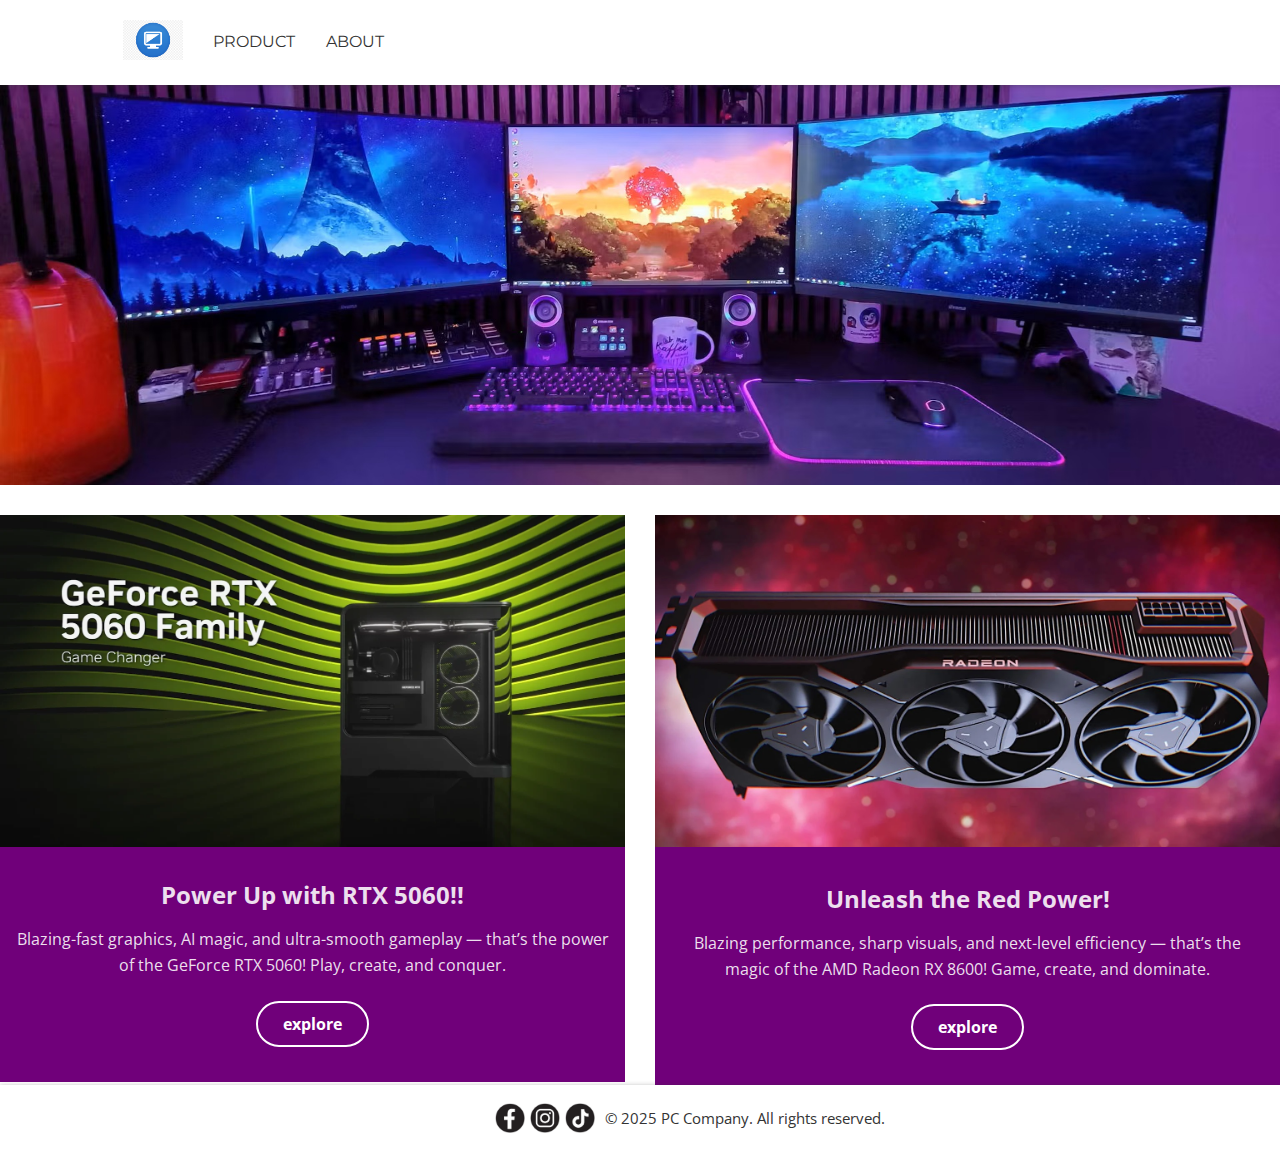
<file: index.html>
<!DOCTYPE html>
<html lang="en">
<head>
  <meta charset="UTF-8" />
  <meta name="viewport" content="width=device-width, initial-scale=1.0"/>
  <title>Home | PC Company</title>
  <link rel="stylesheet" href="index.css" />
  <link href="https://fonts.googleapis.com/css2?family=Montserrat:wght@700&family=Open+Sans&display=swap" rel="stylesheet">
</head>
<body>
  <header>
  <div class="header-container">
  <a href="index.html" class="logo">
    <img src="images/pc logo.png" alt="Logo" width="60">
  </a>

  <nav id="navbar">
  <div class="nav-left">
    <a href="services.html">PRODUCT</a>
    <a href="about.html">ABOUT</a>
  </div>
</nav>
  </header>

  <section class="hero">
    <img src="images/cover.jpg" alt="cover" width="100%">
  </section>

  <section class="smallphotos">
    <div class="column">
        <div class="image-container">
            <img src="images/rtx5060.jpg" alt="Small Cover">
            <div class="textbelow">
                <h1>Power Up with RTX 5060!!</h1>
                <p>Blazing-fast graphics, AI magic, and ultra-smooth gameplay — that’s the power of the GeForce RTX 5060! Play, create, and conquer.</p><br>
                <a href="services.html" class="button1">Explore</a>
            </div>
        </div>
    </div>
    <div class="column">
        <div class="image-container">
            <img src="images/rx8600 .jpg" alt="Small Cover">
            <div class="textbelow">
                <h2>Unleash the Red Power!</h2>
                <p>Blazing performance, sharp visuals, and next-level efficiency — that’s the magic of the AMD Radeon RX 8600! Game, create, and dominate.</p><br>
                <a href="services.html" class="button1">Explore</a>
            </div>
        </div>
    </div>
</section>

<footer>
        <div class="footer-content">
        <div class="social-links">
    <img src="images/facebook-icon.png" alt="Facebook" width="30px">
  </a>
    <img src="images/instagram-icon.png" alt="Instagram" width="30px">
  </a>
    <img src="images/tiktok-icon.png" alt="TikTok" width="30px">
  </a>
</div>

<div class="footer">
        <p>© 2025 PC Company. All rights reserved.</p>
        </div>
        </div>
  </footer>

  <script>
  const toggle = document.getElementById('menuToggle');
  const nav = document.getElementById('navbar');

  toggle.addEventListener('click', () => {
    nav.classList.toggle('show');
  });

</script>

</body>
</html>
</file>
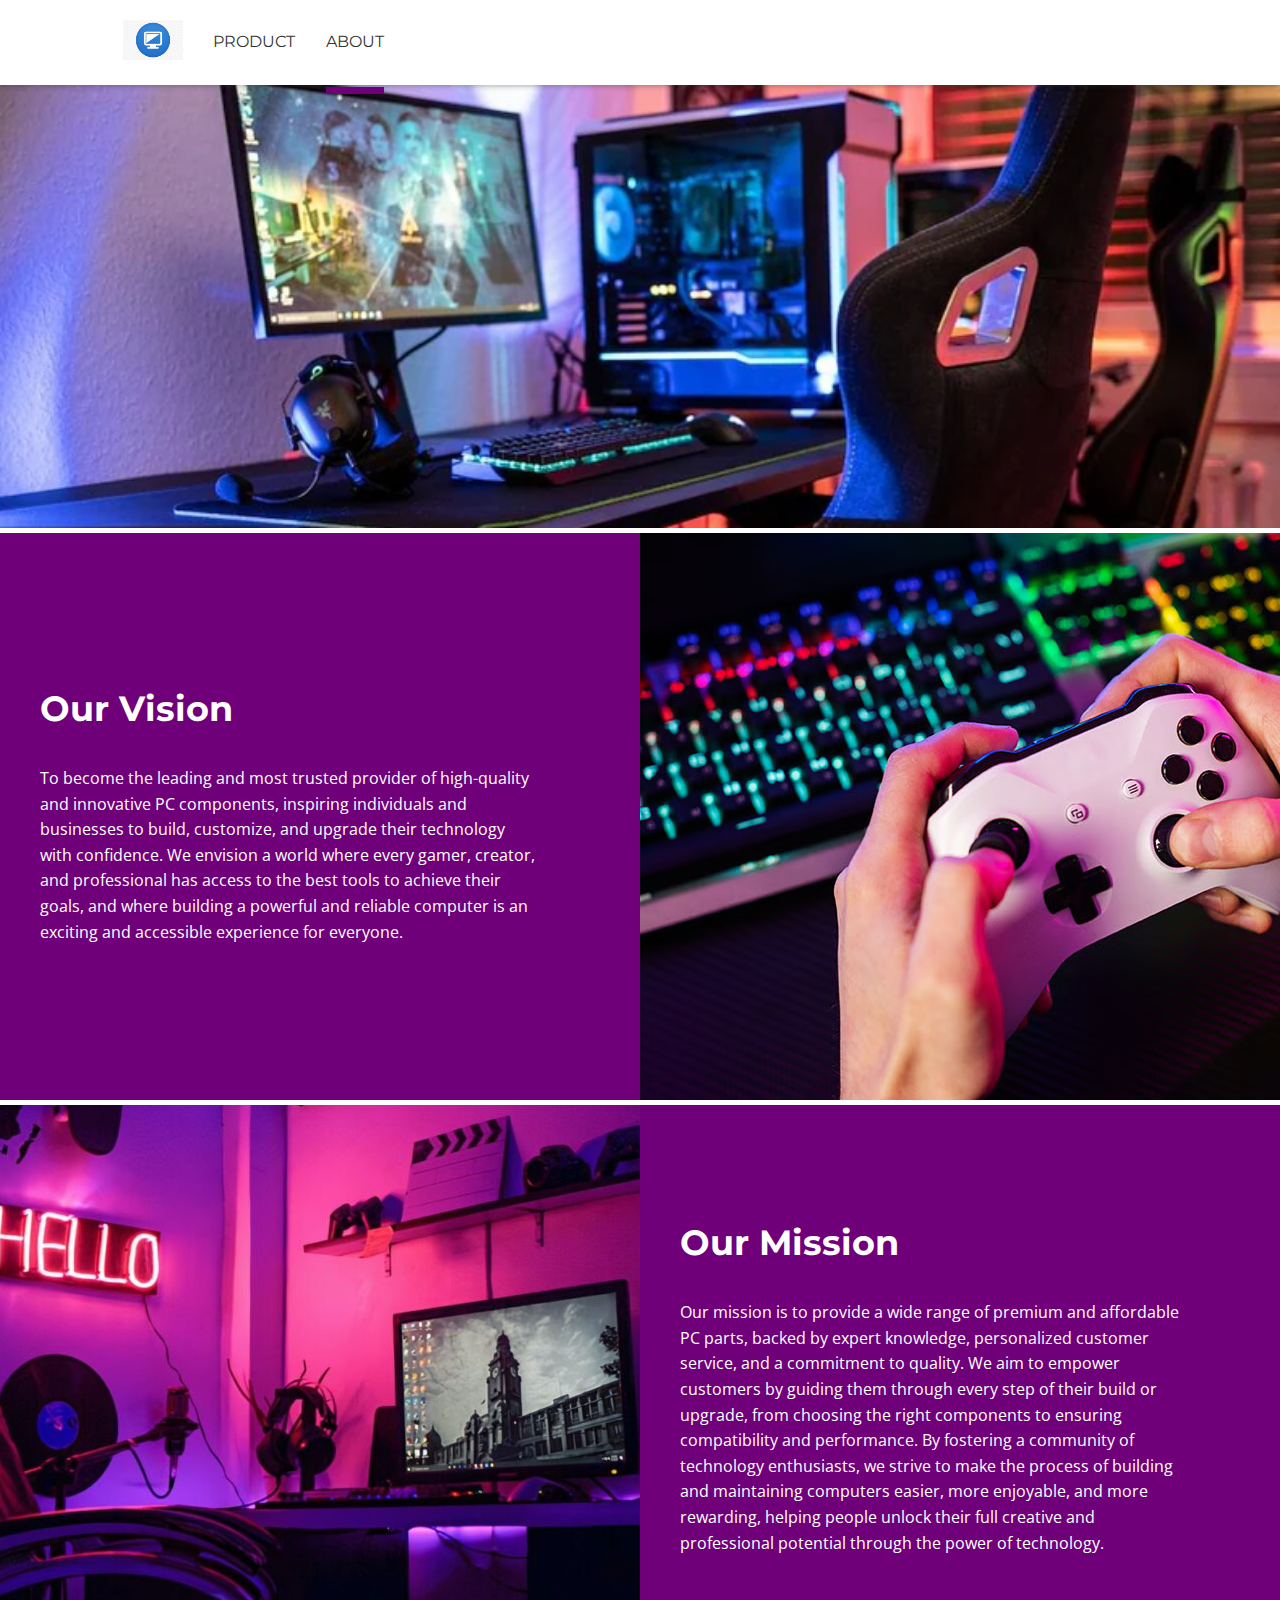
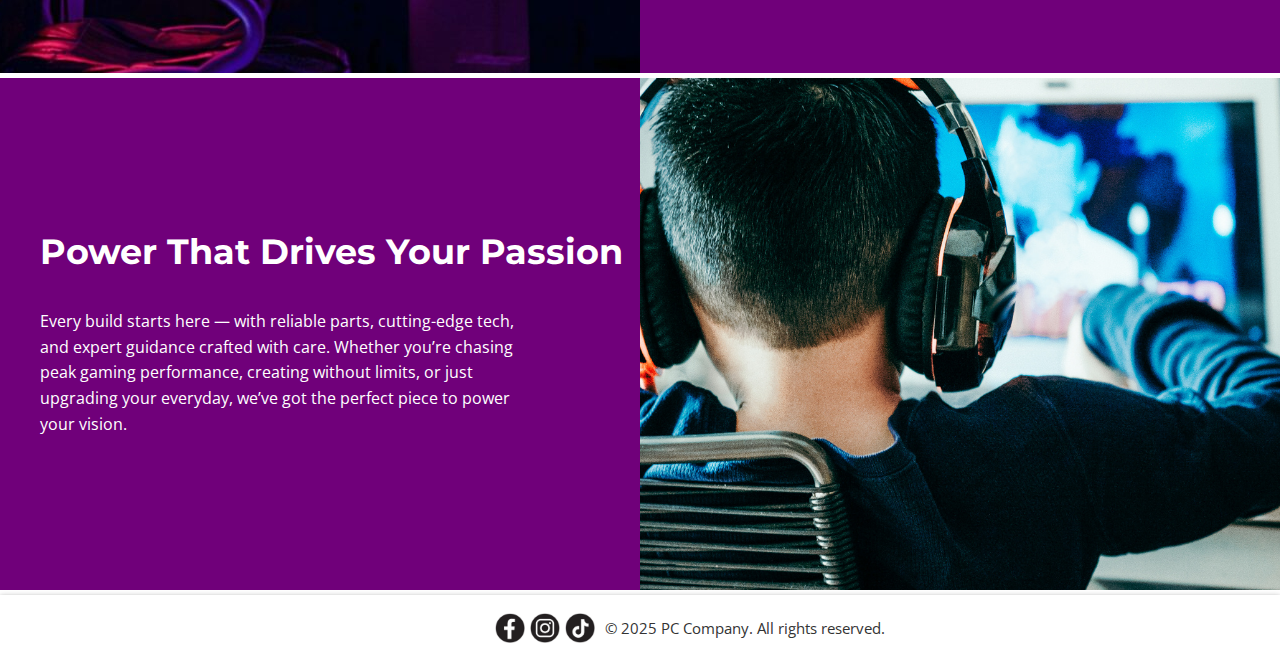
<file: about.html>
<!DOCTYPE html>
<html lang="en">
<head>
  <meta charset="UTF-8" />
  <meta name="viewport" content="width=device-width, initial-scale=1.0"/>
  <title>About | PC Company</title>
  <link rel="stylesheet" href="about.css" />
  <link href="https://fonts.googleapis.com/css2?family=Montserrat:wght@700&family=Open+Sans&display=swap" rel="stylesheet">
  <link rel="stylesheet" href="https://cdnjs.cloudflare.com/ajax/libs/font-awesome/6.0.0-beta3/css/all.min.css">
</head>
<body>
  <header>
    <div class="header-container">
      <a href="index.html" class="logo">
        <img src="images/pc logo.png" alt="Logo" width="60">
      </a>

      <nav id="navbar">
        <div class="nav-left">
          <a href="services.html">PRODUCT</a>
          <a href="about.html" class="currentpage">ABOUT</a>
        </div>
      </nav>
    </div>
    <style>
      a.currentpage {
          text-decoration: underline;
          text-decoration-thickness: 7px;
          text-underline-offset: 40px;
          text-decoration-color: #70007a;
      }

      @media screen and (max-width: 768px) {
        a.currentpage {
          text-underline-offset: 3px !important;
          text-decoration-thickness: 2px !important;
        }
      }
    </style>
  </header>

  <section class="hero">
    <img src="images/about cover.png" alt="PC Cover" width="100%">
  </section>

  <section class="action-section">
    <div class="action-block text-content">
      <h2>Our Vision</h2>
      <p>To become the leading and most trusted provider of high-quality and innovative PC components, inspiring individuals and businesses to build, customize, and upgrade their technology with confidence. We envision a world where every gamer, creator, and professional has access to the best tools to achieve their goals, and where building a powerful and reliable computer is an exciting and accessible experience for everyone.</p>
    </div>
    <div class="action-block image-content">
      <img src="images/vision.png" alt="Vision" class="section-image">
    </div>
  </section>

  <section class="action-section reverse-order">
    <div class="action-block text-content">
      <h2>Our Mission</h2>
      <p>Our mission is to provide a wide range of premium and affordable PC parts, backed by expert knowledge, personalized customer service, and a commitment to quality. We aim to empower customers by guiding them through every step of their build or upgrade, from choosing the right components to ensuring compatibility and performance. By fostering a community of technology enthusiasts, we strive to make the process of building and maintaining computers easier, more enjoyable, and more rewarding, helping people unlock their full creative and professional potential through the power of technology.</p>
    </div>
    <div class="action-block image-content">
      <img src="images/mission.png" alt="Mission" class="section-image">
    </div>
  </section>

  <section class="action-section">
    <div class="action-block text-content">
      <h2>Power That Drives Your Passion</h2>
      <p>Every build starts here — with reliable parts, cutting-edge tech, and expert guidance crafted with care. Whether you’re chasing peak gaming performance, creating without limits, or just upgrading your everyday, we’ve got the perfect piece to power your vision.</p>
    </div>
    <div class="action-block image-content">
      <img src="images/value.png" alt="Values" class="section-image">
    </div>
  </section>

  <footer>
    <div class="footer-content">
      <div class="social-links">
          <img src="images/facebook-icon.png" alt="Facebook" width="30px">
        </a>
          <img src="images/instagram-icon.png" alt="Instagram" width="30px">
        </a>
          <img src="images/tiktok-icon.png" alt="TikTok" width="30px">
        </a>
      </div>
      <div class="footer">
        <p>© 2025 PC Company. All rights reserved.</p>
      </div>
    </div>
  </footer>

  <script>
    const toggle = document.getElementById('menuToggle');
    const nav = document.getElementById('navbar');

    toggle.addEventListener('click', () => {
      nav.classList.toggle('show');
    });

  </script>
</body>
</html>
</file>
<file: index.css>
:root {
    --primary-color: #f2dad9;
    --accent-color: #006241;
    --background-color:   #ffffff;
    --text-color: rgb(51, 51, 51);
    --heading-font: 'Montserrat', sans-serif;
    --body-font: 'Open Sans', sans-serif;
}

body {
    background-color: var(--background-color);
    color: var(--text-color);
    font-family: var(--body-font);
    margin: 0;
    padding: 0;
  }
  
  .header-container {
  font-family: var(--heading-font);
  display: flex;
  align-items: center;
  padding: 20px 110px 20px 110px;
  border-bottom: 1px solid white;
  box-shadow: 0px 1px 5px 0px rgba(51, 51, 51, 0.4);
  position: relative;
  flex-wrap: wrap;
  justify-content: space-between;
}

.logo img {
  max-height: 60px;
  padding-left: 13px;
}

#navbar {
  display: flex;
  flex-grow: 1;
  justify-content: space-between;
  align-items: center;
}

.nav-left,
.nav-right {
  display: flex;
  gap: 18px;
}

.nav-left {
  display: flex;
  gap: 18px;
  flex-grow: 1;
  margin-left: 17px;
}

.nav-left a,
.nav-right a {
  color: var(--text-color);
  margin-left: 13px;
  text-decoration: none;
  vertical-align: middle;
}

.nav-left a:hover,
.nav-right a:hover {
  color: var(--accent-color);
}

.nav-right {
  display: flex;
  justify-content: flex-end;
}

.menu-toggle {
  display: none;
  font-size: 28px;
  background: none;
  border: none;
  cursor: pointer;
  margin-left: auto;
}

  @media screen and (max-width: 768px) {
  .header-container {
    flex-wrap: wrap;
    padding: 15px 20px;
  }

  .menu-toggle {
    display: block;
    font-size: 28px;
    margin-left: auto;
  }

  #navbar {
    display: none;
    flex-direction: column;
    width: 100%;
    background-color: white;
    padding: 10px 20px;
    box-shadow: 0 4px 6px rgba(0, 0, 0, 0.1);
    border-radius: 8px;
    margin-top: 10px;
  }

  #navbar.show {
    display: flex;
  }

  .nav-left,
  .nav-right {
    display: flex;
    flex-direction: column;
    width: 100%;
  }

  .nav-left a {
    font-size: 16px;
    font-weight: 600;
    padding: 8px 0;
    text-align: left;
    border-bottom: 1px solid #eee;
    width: 100%;
  }

  .nav-right a {
    font-size: 16px;
    font-weight: 600;
    padding: 25px 0px 0px 10px;
    text-align: left;
    border-bottom: 1px solid #eee;
    width: 100%;
  }

  .nav-right a:last-child {
    border-bottom: none;
  }

  .modal-main-image {
    width: 100px;
    height: auto;
    border-radius: 8px;
    object-fit: cover;
    flex-shrink: 0;
  }
}

  .smallphotos {
    display: flex;
    justify-content: center;
    align-items: flex-start;
    gap: 30px;
    padding: 25px 0 0 0;
    margin: 0 auto;
    max-width: 1600px;
    position: static;
    z-index: 999;
  }

  .column {
    flex: 1;
    display: flex;
    flex-direction: column;
    align-items: center;
  }

  .image-container {
    width: 100%;
    display: flex;
    flex-direction: column;
    align-items: stretch;
    max-width: 1000px;
  }

  .column img {
    display: block;
    width: 100%;
    height: auto;
    margin-bottom: 0;
  }

  .textbelow {
    background-color: #70007a;
    color: rgba(255, 255, 255, 0.88);
    padding: 15px;
    text-align: center;
    width: 100%;
    box-sizing: border-box;
    min-height: 200px;
  }

  .textbelow h1 {
    font-size: 1.5em;
    margin-top: 10;
    margin-bottom: 5px;
  }

  .textbelow h2 {
    font-size: 1.5em;
    margin-top: 10;
    margin-bottom: 5px;
  }

  .textbelow p {
    line-height: 1.6;
    margin-bottom: 0;
  }

  .end p {
    padding: 50px;
    font-size: 25px;
  }
  
  footer {
    display: flex;
    box-shadow: 0px 1px 5px 0px rgba(51, 51, 51, 0.4);
    border-bottom: 7px solid white;
    border-top: 8px solid white;
    font-size: 15px;
    position: relative;
    bottom: 0;
    background-color: white;
    width: 100%;
    justify-content: center;
  }
  
  .footer-content {
    align-items: center;
    display: flex
  }

  .footer p {
    padding-left: 10px;
  }

  .social-links {
    display: flex;
    gap: 5px;
    padding-left: 100px
  }

  .social-icon {
    display: inline-block;
    width: 40px;
    text-align: center;
    transition: transform 0.2s ease-in-out;
  }

  .social-icon:hover {
    transform: translateY(-4px);
  }

  .button1 {
    display: inline-block;
    background-color: transparent;
    color: white;
    border: 2px solid white;
    padding: 10px 25px;
    font-size: 16px;
    font-weight: bold;
    border-radius: 50px;
    cursor: pointer;
    text-transform: lowercase;
    text-decoration: none;
    transition: background-color 0.3s ease, color 0.3s ease;
    margin-bottom: 20px;
  }

  .button1:hover {
    background-color: white;
    color: #1e3932;
  }

  .menu-heading {
    text-align: center;
    font-size: 15px;
    font-family: var(--heading-font);
  }

  .content {
    text-align: justify;
    margin-left: 50px;
    margin-right: 50px;
    border-radius: 8px;
    box-shadow: 0 2px 5px rgba(0, 0, 0, 0.1);
    padding: 30px;
    margin: 100px;
    background-color: var(--primary-color);
    font-family: var(--heading-font);
    height: 480px;
    color: rgba(0, 0, 0, 0.705)
  }

  .signup-container {
  background-color: #fff;
  padding: 30px;
  border-radius: 8px;
  box-shadow: 0 2px 5px rgba(0, 0, 0, 0.1);
  width: 90%;
  max-width: 600px;
  margin: 30px auto;
  height: auto;
}

  .signup-container h2 {
    text-align: center;
    color: #333;
    margin-bottom: 25px;
  }

  .form-group {
    margin-bottom: 20px;
  }

  .form-group label {
    display: block;
    margin-bottom: 5px;
    color: #555;
    font-weight: bold;
  }

  .form-group input[type="email"],
  .form-group input[type="password"],
  .form-group input[type="text"] {
    width: calc(100% - 22px);
    padding: 10px;
    border: 1px solid #ccc;
    border-radius: 4px;
    font-size: 16px;
    box-sizing: border-box;
  }

  .submit-button {
    background-color: #006241;
    color: white;
    padding: 12px 20px;
    border: none;
    border-radius: 5px;
    cursor: pointer;
    font-size: 18px;
    width: 100%;
    transition: background-color 0.3s ease;
  }

  .submit-button:hover {
    background-color: #015338;
  }

  .login-link {
    text-align: center;
    margin-top: 20px;
    font-size: 0.9em;
  }

  .login-link a {
    color: #007bff;
    text-decoration: none;
  }

  .login-link a:hover {
    text-decoration: underline;
  }

  .menu-container {
    padding: 20px;
    text-align: center;
}

.menu-heading {
    font-size: 2.5em;
    color: #333;
    margin-bottom: 30px;
    margin-top: 40px;
}

.product-grid {
    display: grid;
    grid-template-columns: repeat(4, 1fr);
    gap: 40px;
    justify-items: center;
    max-width: 1200px;
    margin: 0 auto;
    padding: 20px;
}

@media screen and (max-width: 1024px) {
  .product-grid {
    grid-template-columns: repeat(3, 1fr);
  }

  .textbelow h1, .textbelow h2 {
    font-size: 20px;
  }

  .textbelow p {
    font-size: 14px;
  }

  .button1 {
    font-size: 14px;
  }

  .end p {
    font-size: 20px;
  }

  footer {
    padding-top: 20px;
  }

  .footer-content {
    flex-direction: column;
    align-items: center;
    gap: 15px;
  }

  .social-links {
    justify-content: center;
    padding-left: 0;
    flex-wrap: wrap;
    gap: 15px;
    padding-right: 10px;
  }

  .footer p {
    padding-left: 0;
    padding-right: 10px;
  }

  .signup-container {
    margin: 40px auto;
    width: 80%;
    height: auto;
    padding: 20px;
  }

  #checkoutForm input {
    font-size: 16px;
  }

  #confirmationContent {
    width: 95%;
  }
}

@media screen and (max-width: 600px) {
  .product-grid {
    grid-template-columns: repeat(2, 1fr);
  }

  .product-item {
    max-width: 100%;
  }

  footer {
    padding-top: 20px;
  }

  .footer-content {
    flex-direction: column;
    align-items: center;
    gap: 15px;
  }

  .social-links {
    justify-content: center;
    padding-left: 0;
    flex-wrap: wrap;
    gap: 15px;
    padding-right: 10px;
  }

  .footer p {
    padding-left: 0;
    padding-right: 10px;
  }

   .signup-container {
    margin: 30px auto;
    padding: 20px;
    max-width: 95%;
  }

  .submit-button,
  .close-confirmation {
    font-size: 16px;
    padding: 12px;
  }

  #confirmationContent h2 {
    font-size: 20px;
  }

  #confirmationContent p,
  #confirmationContent ul {
    font-size: 16px;
  }
}

.product-item {
    display: flex;
    flex-direction: column;
    align-items: center;
    text-align: center;
    width: 100%;
    max-width: 200px;
    cursor: pointer;
    transition: transform 0.2s ease-in-out;
    padding: 10px;
}

.product-image-container:hover img {
    transform: scale(1.1);
}

.product-image-container {
    width: 140px;
    height: 140px;
    border-radius: 50%;
    overflow: hidden;
    display: flex;
    justify-content: center;
    align-items: center;
    background-color: #37005c;
}


.product-image-container img {
    width: 100%;
    height: 100%;
    object-fit: cover;
    transition: transform 0.3s ease-in-out;
}

.product-name {
    margin-top: 10px;
    font-family: sans-serif;
    font-size: 1.1em;
    font-weight: bold;
    color: #333;
}

.modal {
    display: none;
    position: fixed;
    z-index: 1000;
    left: 0;
    top: 0;
    width: 100%;
    height: 100%;
    overflow: auto;
    background-color: rgba(0,0,0,0.4);
    align-items: center;
    justify-content: center;
}

.modal-content {
    background-color: #fefefe;
    padding: 30px;
    border-radius: 10px;
    position: relative;
    width: 80%;
    max-width: 700px;
    box-shadow: 0 4px 8px 0 rgba(0,0,0,0.2), 0 6px 20px 0 rgba(0,0,0,0.19);
    animation-name: animatetop;
    animation-duration: 0.4s;
    display: flex;
    flex-direction: column;
    align-items: stretch;
}

@keyframes animatetop {
    from {top: -300px; opacity: 0}
    to {top: 0; opacity: 1}
}

.close-button {
    color: #aaa;
    position: absolute;
    top: 15px;
    right: 20px;
    font-size: 28px;
    font-weight: bold;
    cursor: pointer;
    z-index: 2;
}

.close-button:hover,
.close-button:focus {
    color: black;
    text-decoration: none;
    cursor: pointer;
}

.modal-body {
    display: flex;
    gap: 20px;
    align-items: flex-start;
    padding-top: 10px;
}

.modal-main-image {
    max-width: 250px;
    height: auto;
    border-radius: 8px;
    object-fit: cover;
    flex-shrink: 0;
}

.modal-text {
    flex-grow: 1;
    text-align: left;
}

#modalTitle {
    font-size: 2em;
    margin-bottom: 10px;
    color: #002e0a;
    line-height: 1.2;
}

#modalDescription {
    font-size: 1.1em;
    line-height: 1.6;
    color: #666;
}

.modal-price {
    font-size: 1.4em;
    font-weight: bold;
    color: #2e6040;
    margin-top: 10px;
    margin-bottom: 15px;
}

.add-to-cart-button {
    background-color: #244a32;
    color: #ffffff;
    padding: 12px 25px;
    border: none;
    border-radius: 5px;
    font-size: 1.1em;
    font-weight: bold;
    cursor: pointer;
    transition: background-color 0.3s ease, transform 0.2s ease;
    margin-top: 20px;
    display: inline-block;
}

.add-to-cart-button:hover {
    background-color: #002e0a;
    transform: translateY(-2px);
}

.add-to-cart-button:active {
    transform: translateY(0);
}

.cart-notification {
    display: none;
    position: fixed;
    bottom: 20px;
    right: 20px;
    width: 480px;
    max-height: 80vh;
    background-color: #ffffff;
    border-radius: 10px;
    box-shadow: 0 4px 15px rgba(0,0,0,0.2);
    z-index: 999;
    display: flex;
    flex-direction: column;
    overflow: hidden;
    transition: transform 0.3s ease-out;
    transform: translateX(600px);
}

.cart-notification.show {
    transform: translateX(0);
}

.cart-header {
    display: flex;
    justify-content: space-between;
    align-items: center;
    padding: 15px 20px;
    border-bottom: 1px solid #eee;
    background-color: #f8f8f8;
}

.cart-header h3 {
    margin: 0;
    font-size: 1.2em;
    color: #333;
}

.cart-header-actions {
    display: flex;
    gap: 15px;
}

.cart-minimize-button,
.cart-close-button {
    font-size: 1.2em;
    color: #888;
    cursor: pointer;
    transition: color 0.2s ease;
}

.cart-minimize-button:hover,
.cart-close-button:hover {
    color: #333;
}

.cart-notification.minimized {
    max-height: 60px;
    width: 200px;
    overflow: hidden;
    padding: 0;
}

.cart-notification.minimized .cart-items,
.cart-notification.minimized .cart-total {
    display: none;
}

.cart-items {
    flex-grow: 1;
    padding: 15px 20px;
    overflow-y: auto;
}

.cart-item {
    display: flex;
    align-items: center;
    margin-bottom: 15px;
    padding-bottom: 15px;
    border-bottom: 1px dashed #eee;
}

.cart-item:last-child {
    border-bottom: none;
    margin-bottom: 0;
    padding-bottom: 0;
}

.cart-item-info {
    flex-grow: 1;
}

.cart-item-name {
    font-weight: bold;
    color: #333;
    font-size: 1.1em;
}

.cart-item-price {
    color: #666;
    font-size: 0.95em;
}

.cart-item-addons-toggle {
    background: none;
    border: none;
    color: #2e6040;
    cursor: pointer;
    font-size: 0.9em;
    margin-top: 5px;
    text-align: left;
    padding: 0;
    transition: text-decoration 0.2s ease;
}

.cart-item-addons-toggle:hover {
    text-decoration: underline;
}

.cart-addons-section {
    margin-top: 10px;
    padding: 10px;
    background-color: #f9f9f9;
    border-radius: 5px;
    max-height: 0;
    overflow: hidden;
    transition: max-height 0.3s ease-out, padding 0.3s ease-out;
}

.cart-addons-section.show {
    max-height: 200px;
    padding: 10px;
}

.cart-addon-option {
    display: flex;
    align-items: center;
    margin-bottom: 5px;
    font-size: 0.9em;
    color: #555;
    gap: 8px;
}

.cart-addon-option input[type="checkbox"] {
    flex-shrink: 0;
    margin-right: 0;
    cursor: pointer;
}

.addon-label-text {
    flex-grow: 1;
    flex-shrink: 1;
    white-space: normal;
    min-width: 0;
}

.cart-item-remove {
    margin-left: 15px;
    cursor: pointer;
    color: #ef4444;
    font-size: 1.1em;
    transition: transform 0.2s ease;
    flex-shrink: 0;
}

.cart-item-remove:hover {
    transform: scale(1.1);
}

.cart-total {
    padding: 15px 20px;
    border-top: 1px solid #eee;
    text-align: right;
    font-size: 1.3em;
    font-weight: bold;
    background-color: #f8f8f8;
    color: #2e6040;
}

.checkout-button {
    background-color: #2e6040;
    color: #fff;
    border: none;
    padding: 10px 20px;
    font-size: 16px;
    cursor: pointer;
    margin-left: 10px;
}

.checkout-button:hover {
    background-color: #002e0a;
}

.modal[style*="display: none"] {
    display: none !important;
}

.menu-container {
  background-color: #f2dad9;
}

#checkoutForm {
      display: flex;
      flex-direction: column;
      align-items: flex-start;
      gap: 10px;
    }

    #checkoutForm .form-group {
      width: 100%;
    }

    #checkoutForm input {
      width: 100%;
      padding: 10px;
      box-sizing: border-box;
    }

    #checkoutForm .submit-button {
      align-self: stretch;
      padding: 12px;
      font-size: 16px;
    }
    #confirmationModal {
      display: none;
      position: fixed;
      top: 0; left: 0;
      width: 100%; height: 100%;
      background-color: rgba(0, 0, 0, 0.4);
      justify-content: center;
      align-items: center;
      z-index: 9999;
    }

    #confirmationContent {
      background: white;
      padding: 30px;
      border-radius: 10px;
      width: 90%;
      max-width: 600px;
      font-family: var(--body-font);
      box-shadow: 0 5px 15px rgba(0, 0, 0, 0.2);
    }

    #confirmationContent h2 {
      color: var(--accent-color);
    }

    #confirmationContent ul {
      list-style: none;
      padding-left: 0;
    }

    #confirmationContent p {
      margin: 10px 0;
    }

    .close-confirmation {
      background-color: var(--accent-color);
      color: white;
      border: none;
      padding: 10px 20px;
      border-radius: 5px;
      margin-top: 15px;
      cursor: pointer;
    }

    .close-confirmation:hover {
      background-color: #004d32;
    }

    .warning {
      color: red;
      font-weight: bold;
      margin-top: 10px;
    }

    .pink-wrapper {
      background-color: #f2dad9;
      padding: 30px 10px;
      min-height: 100vh;
    }
</file>
<file: about.css>
:root {
    --primary-color: #f2dad9;
    --accent-color: #70007a;
    --background-color: #ffffff;
    --text-color: rgb(51, 51, 51);
    --heading-font: 'Montserrat', sans-serif;
    --body-font: 'Open Sans', sans-serif;
}

body {
    background-color: var(--background-color);
    color: var(--text-color);
    font-family: var(--body-font);
    margin: 0;
    padding: 0;
  }
  
  .header-container {
  font-family: var(--heading-font);
  display: flex;
  align-items: center;
  padding: 20px 110px 20px 110px;
  border-bottom: 1px solid white;
  box-shadow: 0px 1px 5px 0px rgba(51, 51, 51, 0.4);
  position: relative;
  flex-wrap: wrap;
  justify-content: space-between;
}

.logo img {
  max-height: 60px;
  padding-left: 13px;
}

#navbar {
  display: flex;
  flex-grow: 1;
  justify-content: space-between;
  align-items: center;
}

.nav-left,
.nav-right {
  display: flex;
  gap: 18px;
}

.nav-left {
  display: flex;
  gap: 18px;
  flex-grow: 1;
  margin-left: 17px;
}

.nav-left a,
.nav-right a {
  color: var(--text-color);
  margin-left: 13px;
  text-decoration: none;
  vertical-align: middle;
}

.nav-left a:hover,
.nav-right a:hover {
  color: var(--accent-color);
}

.nav-right {
  display: flex;
  justify-content: flex-end;
}

.menu-toggle {
  display: none;
  font-size: 28px;
  background: none;
  border: none;
  cursor: pointer;
  margin-left: auto;
}

  @media screen and (max-width: 768px) {
  .header-container {
    flex-wrap: wrap;
    padding: 15px 20px;
  }

  .menu-toggle {
    display: block;
    font-size: 28px;
    margin-left: auto;
  }

  #navbar {
    display: none;
    flex-direction: column;
    width: 100%;
    background-color: white;
    padding: 10px 20px;
    box-shadow: 0 4px 6px rgba(0, 0, 0, 0.1);
    border-radius: 8px;
    margin-top: 10px;
  }

  #navbar.show {
    display: flex;
  }

  .nav-left,
  .nav-right {
    display: flex;
    flex-direction: column;
    width: 100%;
  }

  .nav-left a {
    font-size: 16px;
    font-weight: 600;
    padding: 8px 0;
    text-align: left;
    border-bottom: 1px solid #eee;
    width: 100%;
  }

  .nav-right a {
    font-size: 16px;
    font-weight: 600;
    padding: 25px 0px 0px 10px;
    text-align: left;
    border-bottom: 1px solid #eee;
    width: 100%;
  }

  .nav-right a:last-child {
    border-bottom: none;
  }

  .action-section {
    flex-direction: column !important;
    min-height: auto;
  }

  .action-block {
    width: 100%;
    padding: 20px;
  }

  .action-block.text-content h2,
  .action-block.text-content p {
    padding-left: 0;
    padding-right: 0;
    text-align: left;
  }

  .action-block.image-content img {
    width: 100%;
    height: auto;
    object-fit: cover;
  }
  
  footer {
    padding-top: 20px;
  }

  .footer-content {
    flex-direction: column;
    align-items: center;
    gap: 15px;
  }

  .social-links {
    justify-content: center;
    padding-left: 0;
    flex-wrap: wrap;
    gap: 15px;
    padding-right: 100px;
  }

  .footer p {
    padding-left: 0;
    padding-right: 10px;
  }
}

.action-section {
    display: flex;
    align-items: stretch;
    min-height: 500px;
    margin-bottom: 5px;
    background-color: var(--background-color);
}

.action-block {
    flex: 1;
    display: flex;
    flex-direction: column;
    justify-content: center;
    box-sizing: border-box;
}

.action-block.text-content {
    background-color: var(--accent-color);
    color: white;
}

.action-block.text-content h2 {
    font-family: var(--heading-font);
    font-size: 2.2em;
    margin-bottom: 20px;
    line-height: 1.2;
    padding-left: 40px;
}

.action-block.text-content p {
    font-family: var(--body-font);
    font-size: 1em;
    line-height: 1.6;
    margin-bottom: 30px;
    max-width: 500px;
    padding-left: 40px;
}

.action-block.image-content {
    display: flex;
    justify-content: center;
    align-items: center;
    overflow: hidden;
}

.action-block.image-content img {
    background-size: cover;
    background-position: center;
    background-repeat: no-repeat;
    height: 100%;
}

.action-section.reverse-order {
    flex-direction: row-reverse;
}

footer {
    display: flex;
    box-shadow: 0px 1px 5px 0px rgba(51, 51, 51, 0.4);
    border-bottom: 7px solid white;
    border-top: 8px solid white;
    font-size: 15px;
    position: relative;
    bottom: 0;
    background-color: white;
    width: 100%;
    justify-content: center;
  }
  
  .footer-content {
    align-items: center;
    display: flex
  }

  .footer p {
    padding-left: 10px;
  }

  .social-links {
    display: flex;
    gap: 5px;
    padding-left: 100px
  }

  .social-icon {
    display: inline-block;
    width: 40px;
    text-align: center;
    transition: transform 0.2s ease-in-out;
  }

  .social-icon:hover {
    transform: translateY(-4px);
  }
</file>
